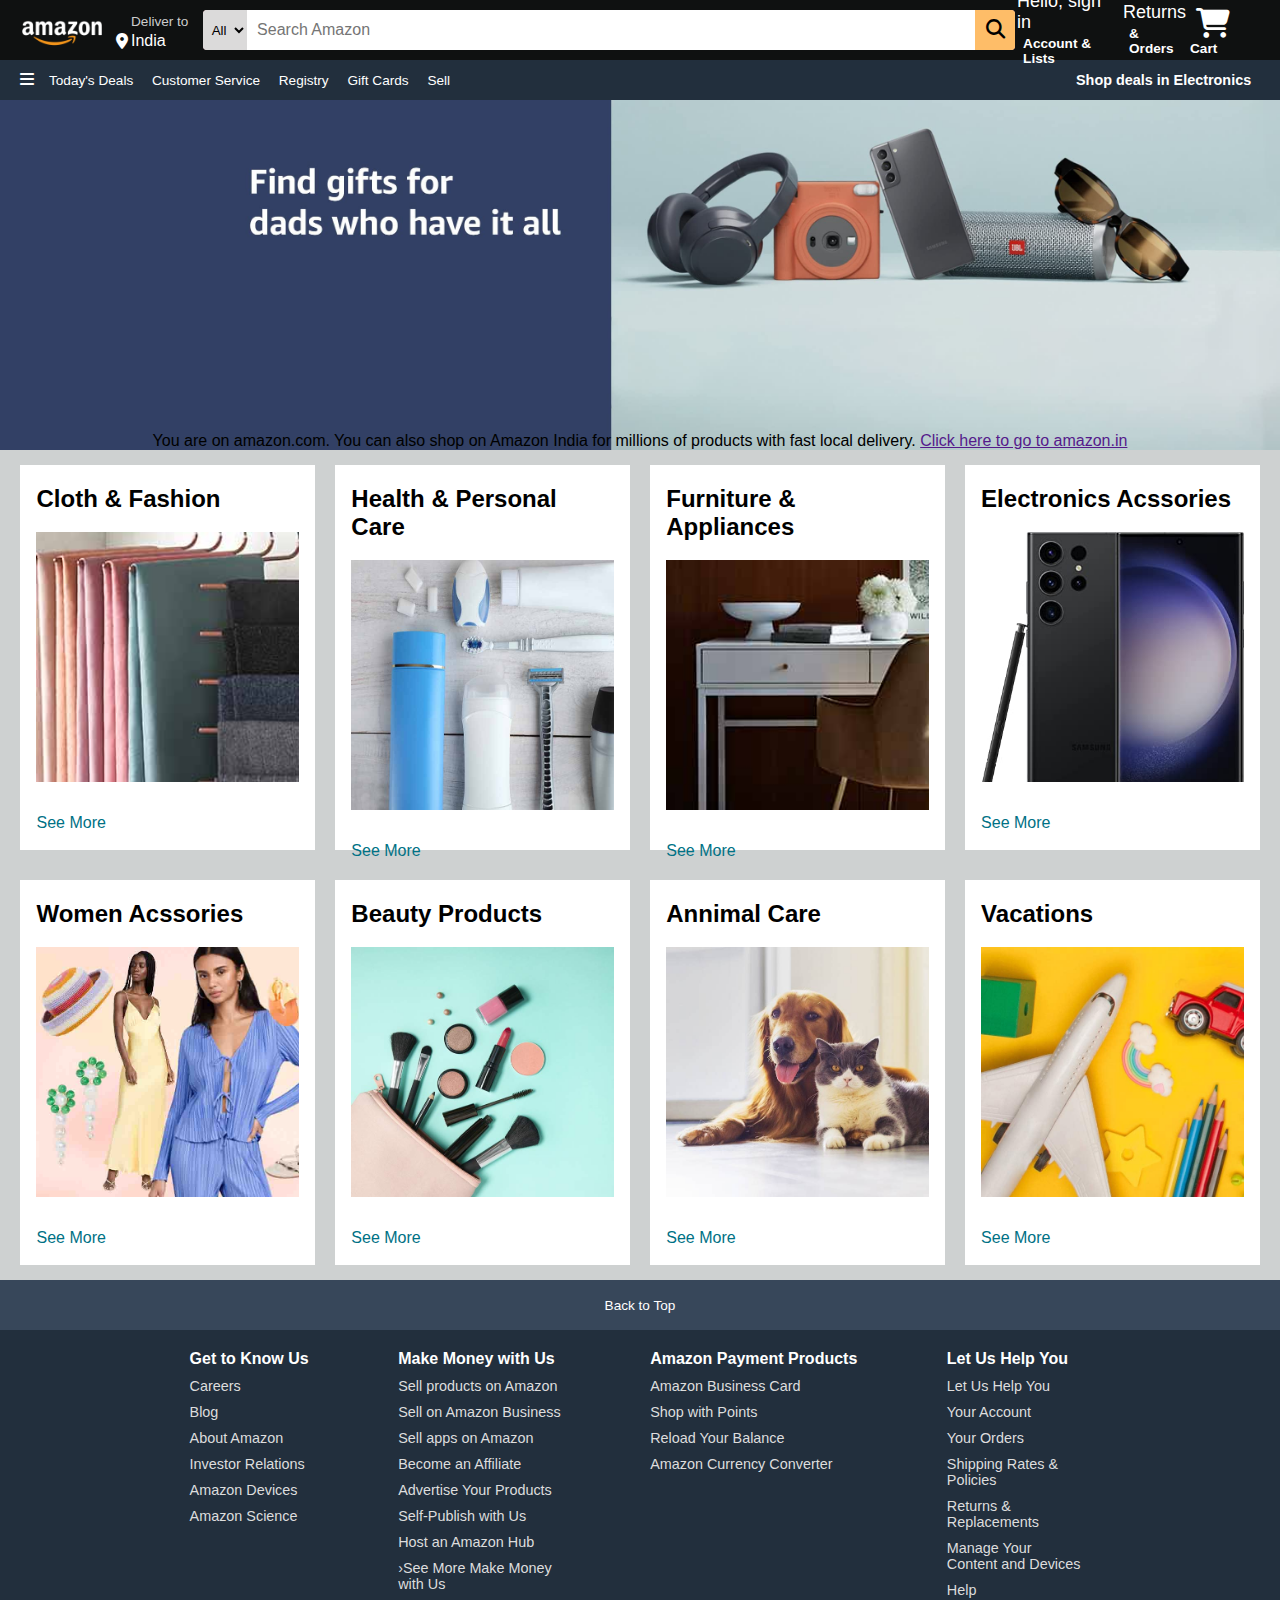
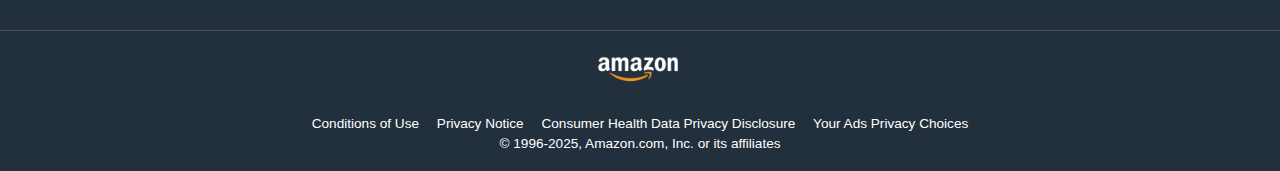
<file: Amazon Website Clone/index.html>
<!DOCTYPE html>
<html lang="en">
  <head>
    <meta charset="UTF-8" />
    <meta name="viewport" content="width=device-width, initial-scale=1.0" />
    <title>Amazon</title>
    <link
      rel="stylesheet"
      href="https://cdnjs.cloudflare.com/ajax/libs/font-awesome/6.7.2/css/all.min.css"
      integrity="sha512-Evv84Mr4kqVGRNSgIGL/F/aIDqQb7xQ2vcrdIwxfjThSH8CSR7PBEakCr51Ck+w+/U6swU2Im1vVX0SVk9ABhg=="
      crossorigin="anonymous"
      referrerpolicy="no-referrer"
    />
    <link rel="stylesheet" href="style.css" />
  </head>

  <body>
    <header id="top">
      <div class="navbar">
        <div class="nav-logo border">
          <div class="logo"></div>
        </div>

        <div class="nav-address border">
          <p class="add-first">Deliver to</p>
          <div class="add-icon">
            <i class="fa-solid fa-location-dot"></i>
            <p class="add-second">India</p>
          </div>
        </div>

        <div class="nav-search">
          <select class="search-select">
            <option value="">All</option>
          </select>
          <input placeholder="Search Amazon" class="search-input" />
          <div class="search-icon">
            <i class="fa-solid fa-magnifying-glass"></i>
          </div>
        </div>

        <div class="nav-return border">
          <p><span>Hello, sign in</span></p>
          <p class="nav-second">Account & Lists</p>
        </div>

        <div class="nav-signin border">
          <p><span>Returns</span></p>
          <p class="nav-second">& Orders</p>
        </div>
        <div class="nav-cart border">
          <i class="fa-solid fa-cart-shopping"></i>
          Cart
        </div>
      </div>

      <div class="panel">
        <div class="panel-all" tabindex="0" aria-label="Open menu">
          <i class="fa-solid fa-bars"></i>
        </div>
        <div class="panel-ops">
          <p>Today's Deals</p>
          <p>Customer Service</p>
          <p>Registry</p>
          <p>Gift Cards</p>
          <p>Sell</p>
        </div>
        <div class="panel-deals">Shop deals in Electronics</div>
      </div>
    </header>

    <div class="hero-section">
      <div class="hero-message">
        <p>
          You are on amazon.com. You can also shop on Amazon India for millions
          of products with fast local delivery.
          <a href="">Click here to go to amazon.in</a>
        </p>
      </div>
    </div>

    <div class="shop-section">
      <div class="box-1 box">
        <div class="box-content">
          <h2>Cloth & Fashion</h2>
          <div
            class="box-img"
            style="background-image: url('image/box1_image.jpg')"
          ></div>
          <p>See More</p>
        </div>
      </div>
      <div class="box-2 box">
        <div class="box-content">
          <h2>Health & Personal Care</h2>
          <div
            class="box-img"
            style="background-image: url('image/box2_image.jpg')"
          ></div>
          <p>See More</p>
        </div>
      </div>
      <div class="box-3 box">
        <div class="box-content">
          <h2>Furniture & Appliances</h2>
          <div
            class="box-img"
            style="background-image: url('image/box3_image.jpg')"
          ></div>
          <p>See More</p>
        </div>
      </div>
      <div class="box-4 box">
        <div class="box-content">
          <h2>Electronics Acssories</h2>
          <div
            class="box-img"
            style="background-image: url('image/box4_image.jpg')"
          ></div>
          <p>See More</p>
        </div>
      </div>
      <div class="box-8 box">
        <div class="box-content">
          <h2>Women Acssories</h2>
          <div
            class="box-img"
            style="background-image: url('image/box8_image.jpg')"
          ></div>
          <p>See More</p>
        </div>
      </div>
      <div class="box-5 box">
        <div class="box-content">
          <h2>Beauty Products</h2>
          <div
            class="box-img"
            style="background-image: url('image/box5_image.jpg')"
          ></div>
          <p>See More</p>
        </div>
      </div>
      <div class="box-6 box">
        <div class="box-content">
          <h2>Annimal Care</h2>
          <div
            class="box-img"
            style="background-image: url('image/box6_image.jpg')"
          ></div>
          <p>See More</p>
        </div>
      </div>
      <div class="box-7 box">
        <div class="box-content">
          <h2>Vacations</h2>
          <div
            class="box-img"
            style="background-image: url('image/box7_image.jpg')"
          ></div>
          <p>See More</p>
        </div>
      </div>
    </div>

    <footer>
      <div class="foot-panel-1">
        <a href="#top">Back to Top</a>
      </div>

      <div class="foot-panel-2">
        <ul>
          <p>Get to Know Us</p>
          <a>Careers</a>
          <a>Blog</a>
          <a>About Amazon</a>
          <a>Investor Relations</a>
          <a>Amazon Devices</a>
          <a>Amazon Science</a>
        </ul>
        <ul>
          <p>Make Money with Us</p>
          <a>Sell products on Amazon</a>
          <a>Sell on Amazon Business</a>
          <a>Sell apps on Amazon</a>
          <a>Become an Affiliate</a>
          <a>Advertise Your Products</a>
          <a>Self-Publish with Us</a>
          <a>Host an Amazon Hub</a>
          <a
            >›See More Make Money <br />
            with Us</a
          >
        </ul>
        <ul>
          <p>Amazon Payment Products</p>
          <a>Amazon Business Card</a>
          <a>Shop with Points</a>
          <a>Reload Your Balance</a>
          <a>Amazon Currency Converter</a>
        </ul>
        <ul>
          <p>Let Us Help You</p>
          <a>Let Us Help You</a>
          <a>Your Account</a>
          <a>Your Orders</a>
          <a>Shipping Rates & <br />Policies</a>
          <a>Returns & <br />Replacements</a>
          <a>Manage Your <br />Content and Devices</a>
          <a>Help</a>
        </ul>
      </div>

      <div class="foot-panel-3">
        <div class="logo"></div>
      </div>

      <div class="foot-panel-4">
        <div class="pages">
          <a>Conditions of Use</a>
          <a>Privacy Notice</a>
          <a>Consumer Health Data Privacy Disclosure</a>
          <a>Your Ads Privacy Choices</a>
        </div>
        <div class="copyright">
          © 1996-2025, Amazon.com, Inc. or its affiliates
        </div>
      </div>
    </footer>
    <script src="script.js"></script>
  </body>
</html>
</file>
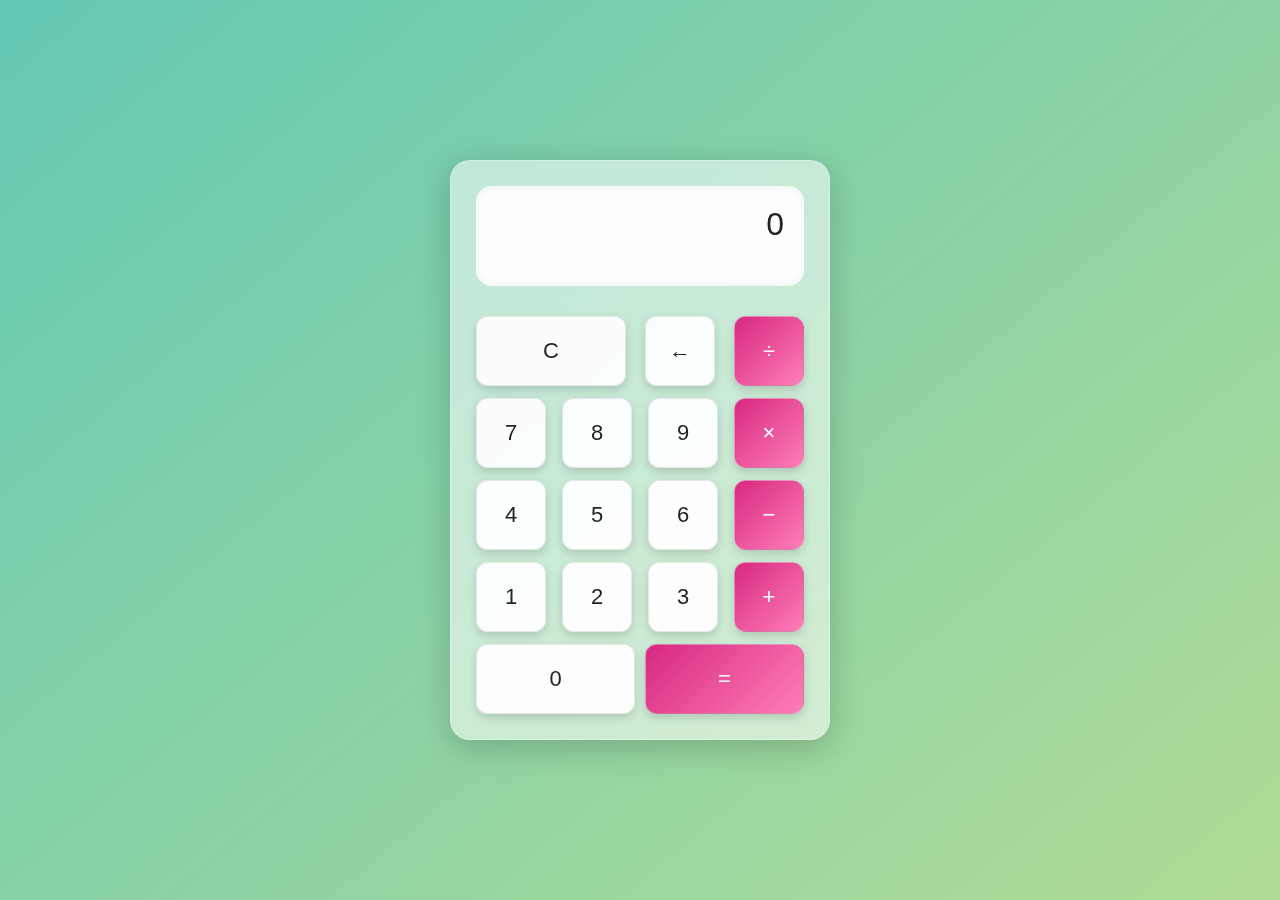
<file: Flash Calculator/index.html>
<!DOCTYPE html>
<html lang="en">
<head>
    <meta charset="UTF-8">
    <meta name="viewport" content="width=device-width, initial-scale=1.0">
    <title>Calculator</title>
    <link rel="stylesheet" href="style.css">
</head>
<body>
    
    <div class="wrapper">
        <section class="screen">
            0
        </section>

        <section class="calc-buttons">
            <div class="calc-button-row">
                <button class="calc-button double">
                    C 
                </button>
                <button class="calc-button">
                    &larr;
                </button>
                <button class="calc-button">
                    &divide;
                </button>
            </div>

            <div class="calc-button-row">
                <button class="calc-button">
                    7
                </button>
                <button class="calc-button">
                    8
                </button>
                <button class="calc-button">
                    9
                </button>
                <button class="calc-button">
                    &times;
                </button>
            </div>

            <div class="calc-button-row">
                <button class="calc-button">
                    4
                </button>
                <button class="calc-button">
                    5
                </button>
                <button class="calc-button">
                    6
                </button>
                <button class="calc-button">
                    &minus;
                </button>
            </div>

            <div class="calc-button-row">
                <button class="calc-button">
                    1
                </button>
                <button class="calc-button">
                    2
                </button>
                <button class="calc-button">
                    3
                </button>
                <button class="calc-button">
                    &plus;
                </button>
            </div>

            <div class="calc-button-row">
                <button class="calc-button triple">
                    0
                </button>
                <button class="calc-button triple">
                    &equals;
                </button>
            </div>
            
        </section>

    </div>



    <script src="script.js"></script>
</body>
</html>
</file>
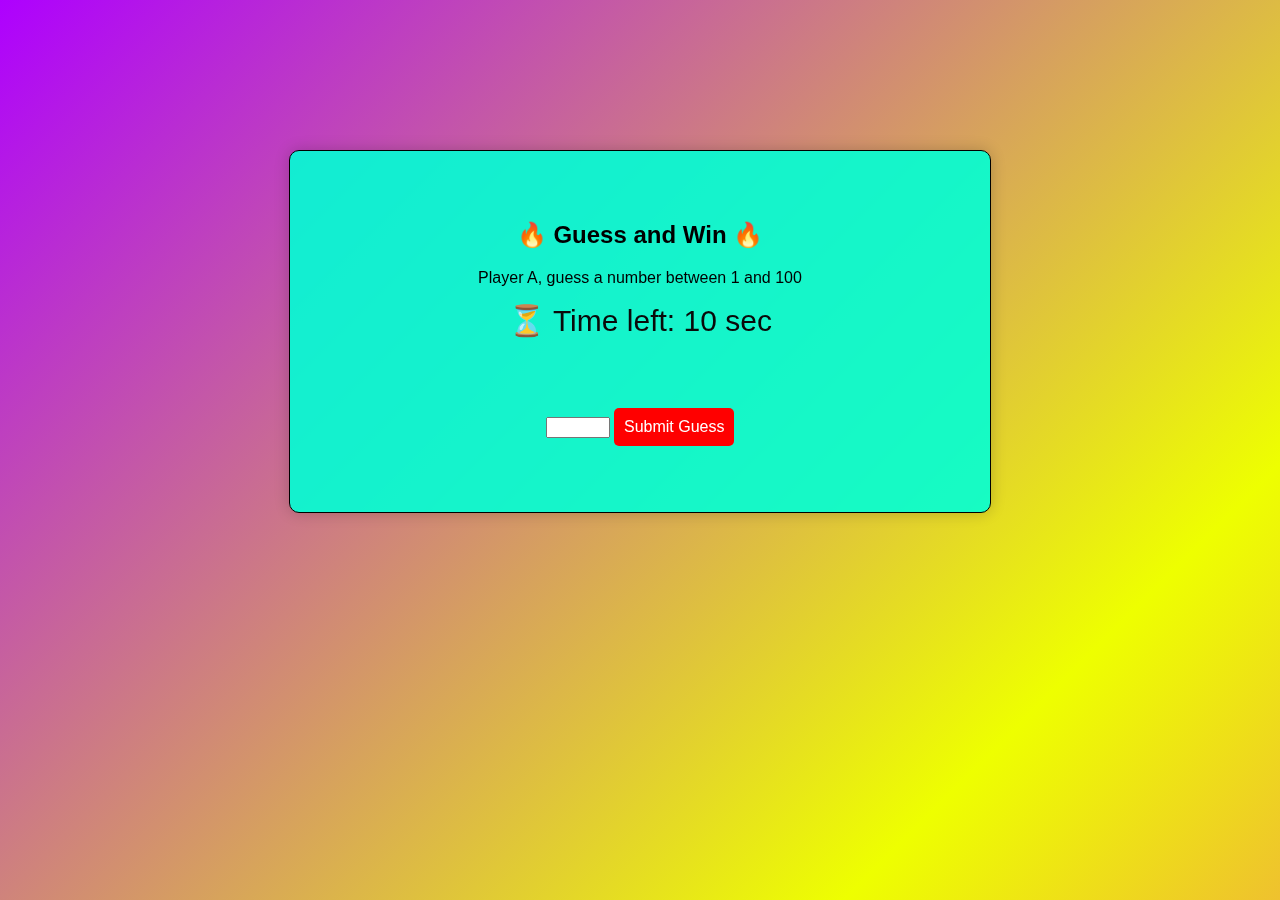
<file: Mind Guess Game/index.html>
<!DOCTYPE html>
<html lang="en">
<head>
    <meta charset="UTF-8">
    <meta name="viewport" content="width=device-width, initial-scale=1.0">
    <title>Guess and Win</title>
    <link rel="stylesheet" href="style.css">
</head>
<body>
    <div class="container">
        <h2>🔥 Guess and Win 🔥</h2>
        <p id="message">Player A, guess a number between 1 and 100</p>
        <p class="timer">⏳ Time left: <span id="timer">10</span> sec</p>
        <input type="number" id="guessInput" min="1" max="100">
        <button onclick="makeGuess()">Submit Guess</button>
        <p id="result"></p>
    </div>
    <script src="script.js"></script>
</body>
</html>
</file>
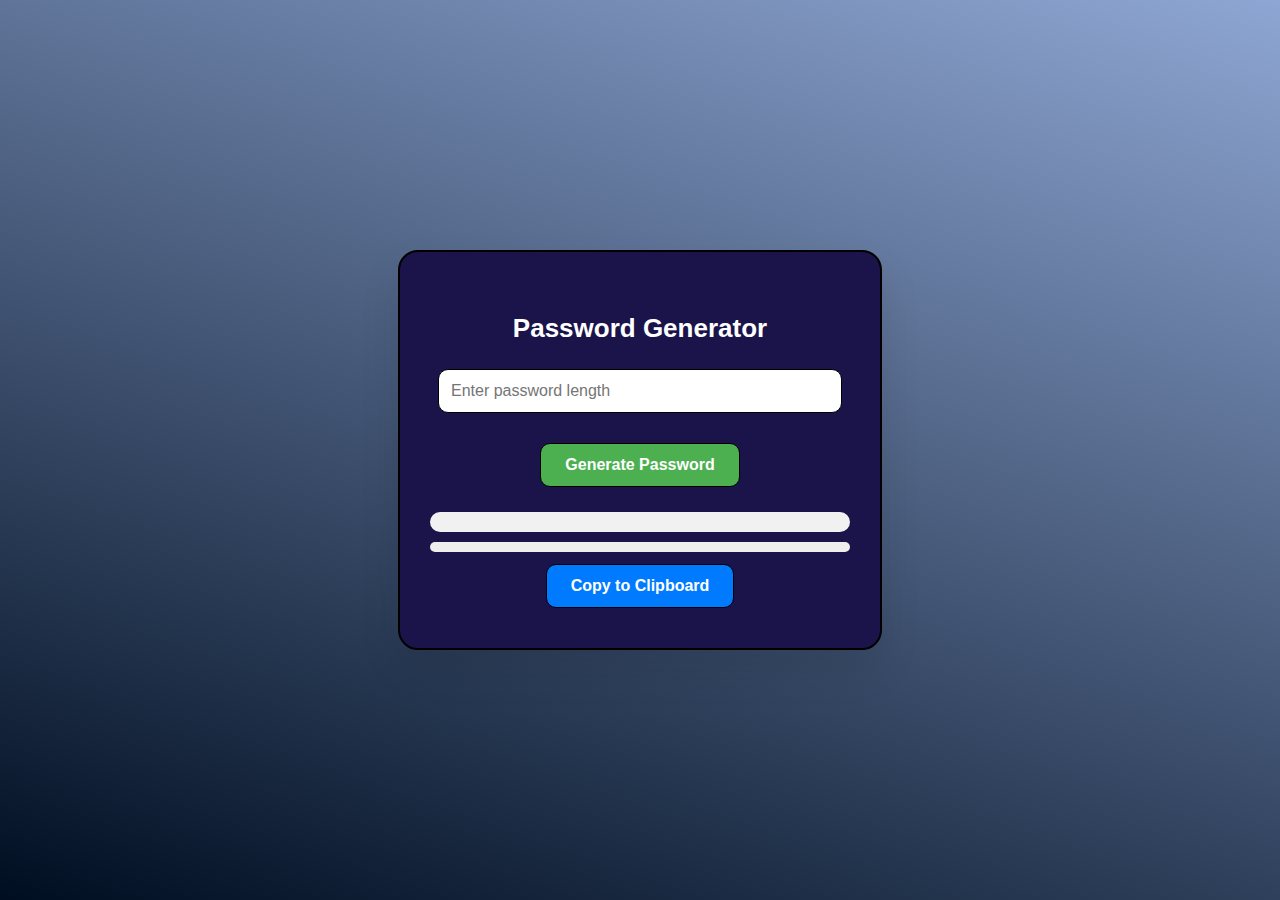
<file: Random Lock/index.html>
<!DOCTYPE html>
<html lang="en">
<head>
    <meta charset="UTF-8">
    <meta name="viewport" content="width=device-width, initial-scale=1.0">
    <title>Password Generator</title>
    <link rel="stylesheet" href="style.css">
</head>
<body>
    <div class="container">
        <h2>Password Generator</h2>
        <input type="number" id="lengthInput" placeholder="Enter password length" min="1" max="100" />
        <br>
        <button onclick="generatePassword()">Generate Password</button>

        <div id="passwordOutput"></div>

        <!-- Strength Indicator Bar -->
        <div id="strengthContainer" style="width: 100%; height: 10px; background-color: #eee; border-radius: 6px; margin-top: 10px;">
            <div id="strengthBar" style="height: 100%; width: 0%; background-color: transparent; border-radius: 6px; transition: width 0.4s ease, background-color 0.4s ease;"></div>
        </div>

        <button class="copy-btn" onclick="copyPassword()">Copy to Clipboard</button>
    </div>

    <script src="script.js"></script>
</body>
</html>
</file>
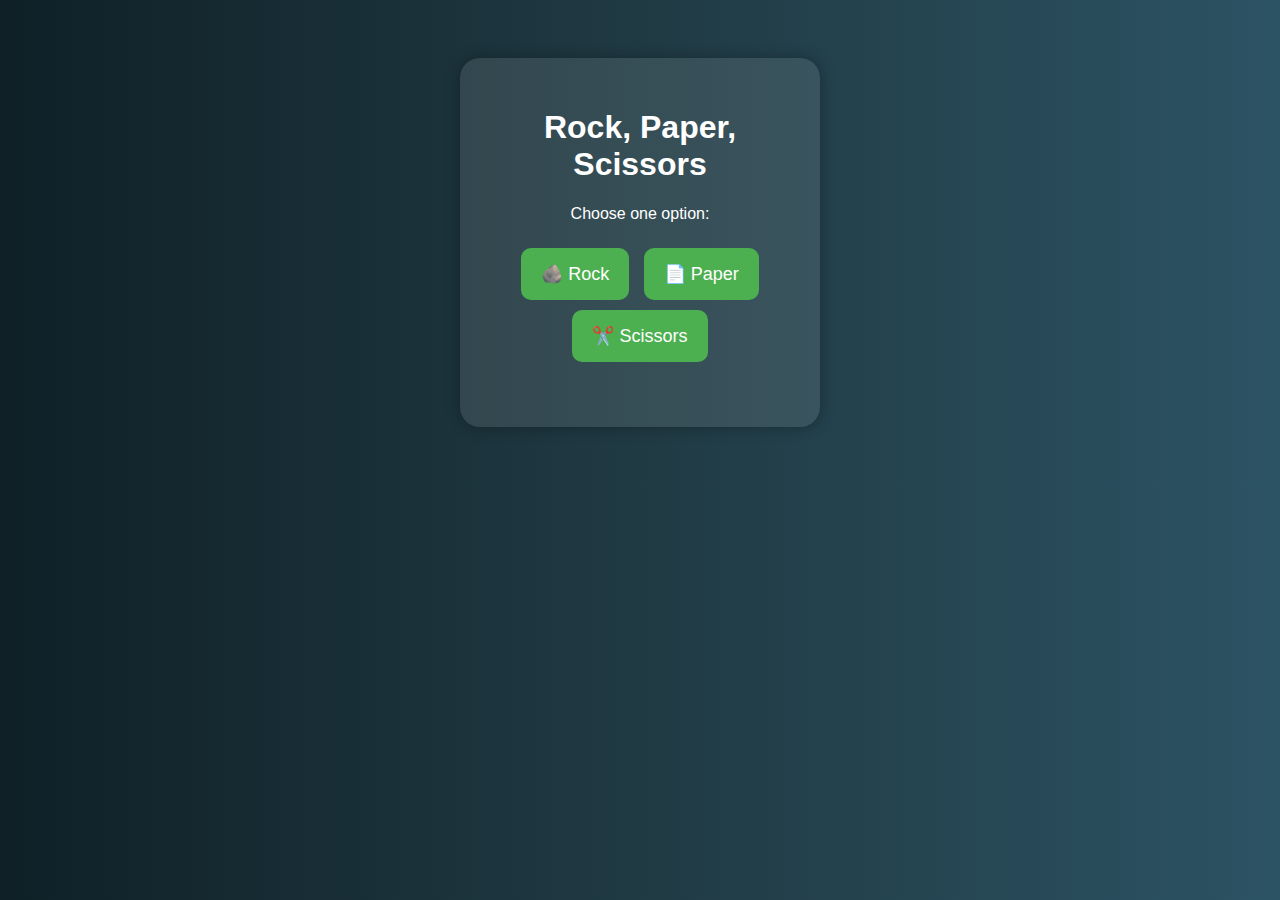
<file: Rock, Paper, Secssior Game/index.html>
<!DOCTYPE html>
<html lang="en">
<head>
    <meta charset="UTF-8">
    <title>Rock Paper Scissors Game</title>
    <link rel="stylesheet" href="style.css">
</head>
    
<body>
    <div class="game-container">
        <h1>Rock, Paper, Scissors</h1>
        <p>Choose one option:</p>
        <div class="choices">
            <button class="choice" onclick="playGame('r')">🪨 Rock</button>
            <button class="choice" onclick="playGame('p')">📄 Paper</button>
            <button class="choice" onclick="playGame('s')">✂️ Scissors</button>
        </div>
        
        <div id="result" class="result"></div>
    </div>

    <script src="script.js"></script>
</body>
</html>
</file>
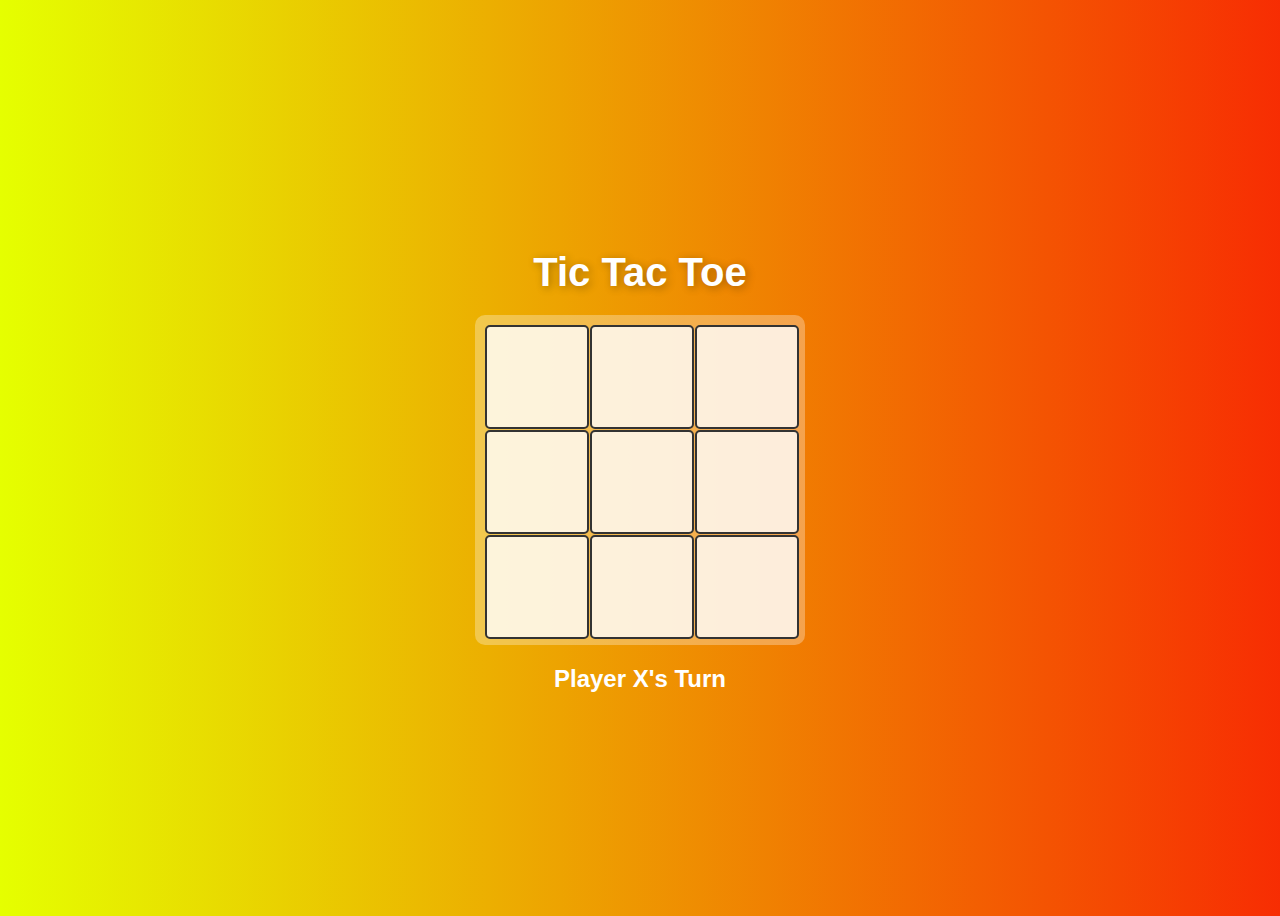
<file: Tic, Tac, Toe Game/index.html>
<!DOCTYPE html>
<html lang="en">
<head>
    <meta charset="UTF-8">
    <meta name="viewport" content="width=device-width, initial-scale=1.0">
    <title>Tic Tac Toe</title>
    <link rel="stylesheet" href="style.css">
</head>
<body>
    <h1>Tic Tac Toe</h1>
    <div class="board">
        <div class="cell" id="cell-0"></div>
        <div class="cell" id="cell-1"></div>
        <div class="cell" id="cell-2"></div>
        <div class="cell" id="cell-3"></div>
        <div class="cell" id="cell-4"></div>
        <div class="cell" id="cell-5"></div>
        <div class="cell" id="cell-6"></div>
        <div class="cell" id="cell-7"></div>
        <div class="cell" id="cell-8"></div>
    </div>
    <div class="status">Player X's Turn</div>
    
    <div class="popup" id="popup">
        <p id="popup-message"></p>
        <button onclick="resetGame()">Restart Game</button>
    </div>
    <script src="script.js"></script>
</body>
</html>
</file>
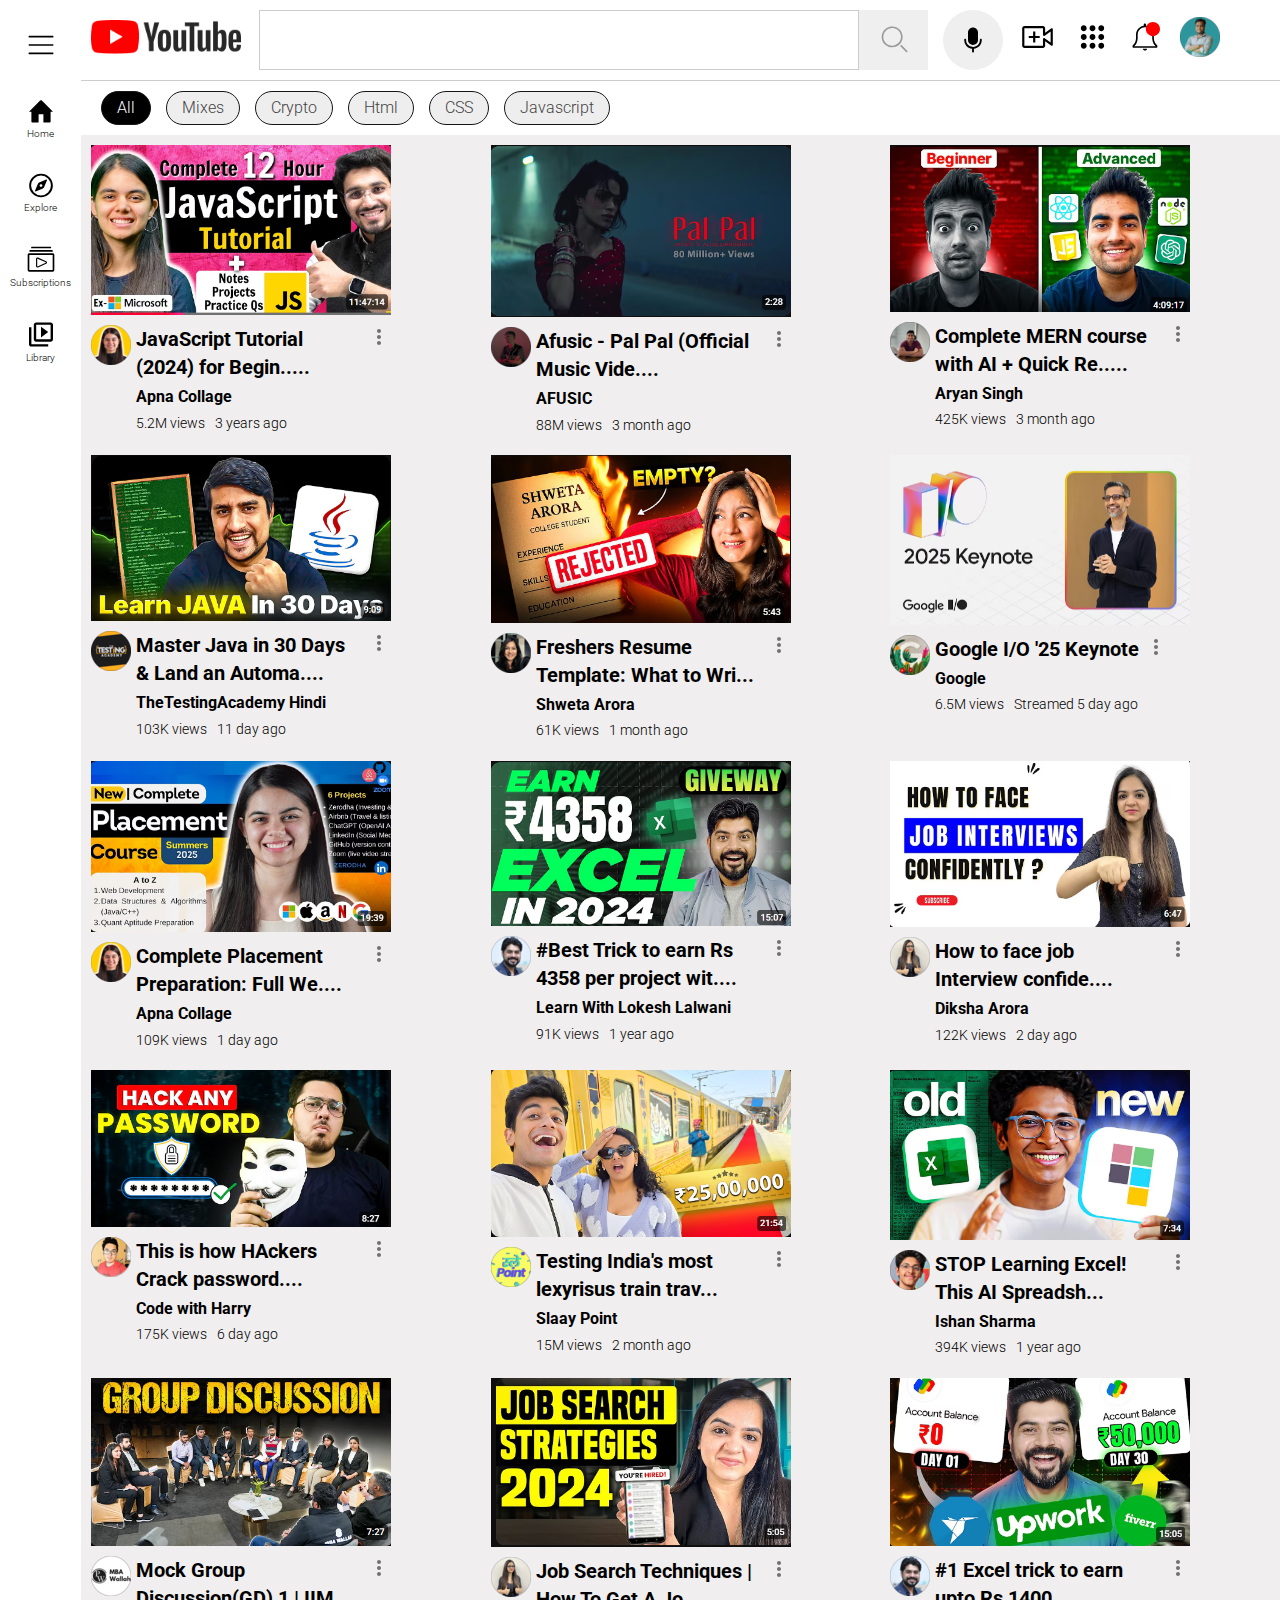
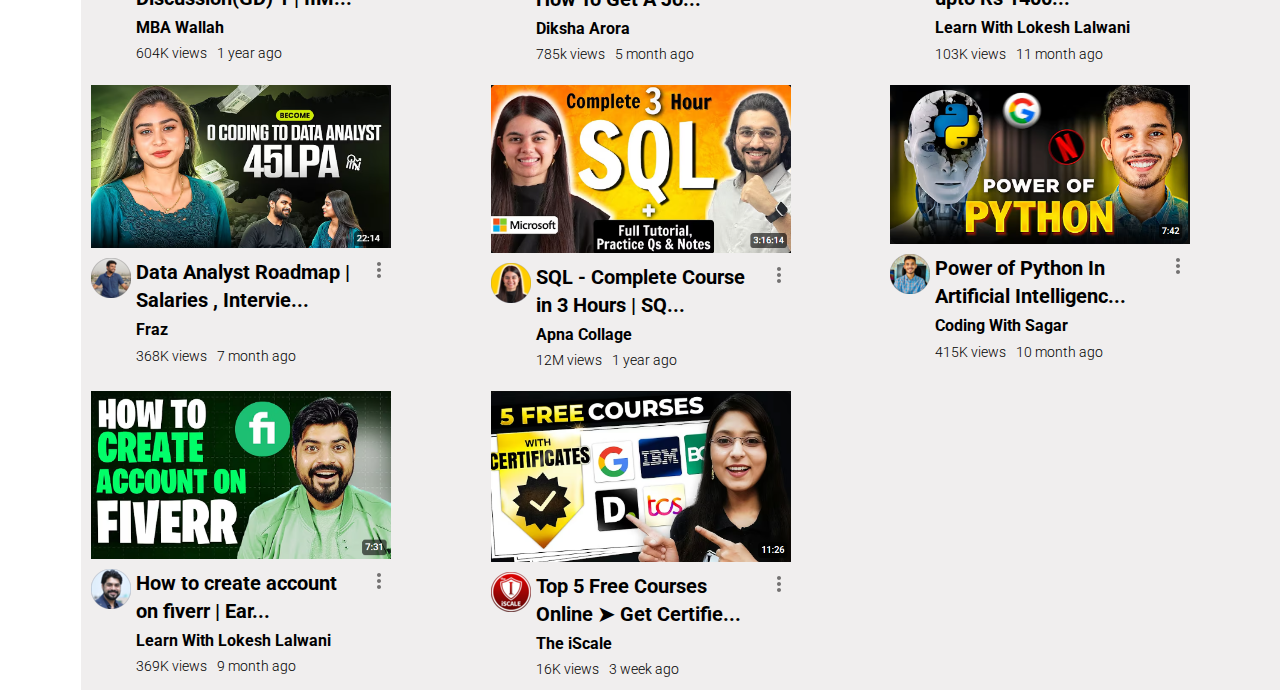
<file: YouTube App Clone/index.html>
<!DOCTYPE html>
<html lang="en">
  <head>
    <meta charset="UTF-8" />
    <meta http-equiv="X-UA-Compatible" content="IE=edge" />
    <meta name="viewport" content="width=device-width, initial-scale=1.0" />
    <title>Youtube Clone</title>
    <link rel="icon" type="image/png" href="assets/images/youtube.png">
    <link rel="stylesheet" href="style.css" />
  </head>
  <body>
    <div class="container">
      <aside>
        <div class="bars">
          <img src="assets/icons/bars.svg" alt="bars" />
        </div>

        <div class="side-icons">
          <i>
            <img src="assets/icons/home.svg" alt="home" />
          </i>
          <p>Home</p>
        </div>
        <div class="side-icons">
          <i>
            <img src="assets/icons/compass.svg" alt="explore" />
          </i>
          <p>Explore</p>
        </div>
        <div class="side-icons">
          <i>
            <img src="assets/icons/video-gallary.svg" alt="gallary" />
          </i>
          <p>Subscriptions</p>
        </div>
        <div class="side-icons">
          <i>
            <img src="assets/icons/video-library.svg" alt="library" />
          </i>
          <p>Library</p>
        </div>
      </aside>
      <div class="main-container">
        <header>
          <nav>
            <div class="logo">
              <img src="assets/images/youtube-logo.png" alt="Youtube Logo" />
            </div>
            <div class="center-nav">
              <div class="search">
                <input type="text" />
                <button>
                  <img src="assets/icons/search.svg" alt="search" />
                </button>
              </div>
              <div class="mic">
                <img src="icons/mic.svg" alt="mic" />
              </div>
            </div>
            <div class="side-nav">
              <i>
                <img src="icons/video-add.svg" alt="video add" />
              </i>
              <i>
                <img src="icons/dot-grid.svg" alt="grid" />
              </i>
              <i>
                <img src="icons/bell.svg" alt="bell" />
              </i>
              <i>
                <img src="images/myavatar.png" alt="avatar" />
              </i>
            </div>
          </nav>
          <div class="tags">
            <div class="tag dark">All</div>
            <div class="tag light">Mixes</div>
            <div class="tag light">Crypto</div>
            <div class="tag light">Html</div>
            <div class="tag light">CSS</div>
            <div class="tag light">Javascript</div>
          </div>
        </header>
        <main>
          <div class="card-container">
            <div class="card">
              <img src="images/thumbnail.png" alt="thumbnail" />
              <div class="avatar-content">
                <div class="avatar">
                  <img src="images/avatar.png" alt="avatar" />
                </div>

                <div class="content">
                  <h3>JavaScript Tutorial (2024) for Begin.....</h3>
                  <p class="channel-name">Apna Collage</p>
                  <div class="content-status">
                    <p>5.2M views</p>
                    <p>3 years ago</p>
                  </div>
                </div>
                <div class="dots">
                  <img src="icons/dots.svg" alt="dots" />
                </div>
              </div>
            </div>
            <div class="card">
              <img src="images/thumbnail2.png" alt="thumbnail" />
              <div class="avatar-content">
                <div class="avatar">
                  <img src="images/avatar2.png" alt="avatar" />
                </div>

                <div class="content">
                  <h3>Afusic - Pal Pal (Official Music Vide....</h3>
                  <p class="channel-name">AFUSIC</p>
                  <div class="content-status">
                    <p>88M views</p>
                    <p>3 month ago</p>
                  </div>
                </div>
                <div class="dots">
                  <img src="icons/dots.svg" alt="dots" />
                </div>
              </div>
            </div>
            <div class="card">
              <img src="images/thumbnail3.png" alt="thumbnail" />
              <div class="avatar-content">
                <div class="avatar">
                  <img src="images/avatar3.png" alt="avatar" />
                </div>

                <div class="content">
                  <h3>Complete MERN course with AI + Quick Re.....</h3>
                  <p class="channel-name">Aryan Singh</p>
                  <div class="content-status">
                    <p>425K views</p>
                    <p>3 month ago</p>
                  </div>
                </div>
                <div class="dots">
                  <img src="icons/dots.svg" alt="dots" />
                </div>
              </div>
            </div>
            <div class="card">
              <img src="images/thumbnail4.png" alt="thumbnail" />
              <div class="avatar-content">
                <div class="avatar">
                  <img src="images/avatar4.png" alt="avatar" />
                </div>

                <div class="content">
                  <h3>Master Java in 30 Days & Land an Automa....</h3>
                  <p class="channel-name">TheTestingAcademy Hindi</p>
                  <div class="content-status">
                    <p>103K views</p>
                    <p>11 day ago</p>
                  </div>
                </div>
                <div class="dots">
                  <img src="icons/dots.svg" alt="dots" />
                </div>
              </div>
            </div>
            <div class="card">
              <img src="images/thumbnail5.png" alt="thumbnail" />
              <div class="avatar-content">
                <div class="avatar">
                  <img src="images/avatar5.png" alt="avatar" />
                </div>

                <div class="content">
                  <h3>Freshers Resume Template: What to Wri...</h3>
                  <p class="channel-name">Shweta Arora</p>
                  <div class="content-status">
                    <p>61K views</p>
                    <p>1 month ago</p>
                  </div>
                </div>
                <div class="dots">
                  <img src="icons/dots.svg" alt="dots" />
                </div>
              </div>
            </div>
            <div class="card">
              <img src="images/thumbnail6.png" alt="thumbnail" />
              <div class="avatar-content">
                <div class="avatar">
                  <img src="images/avatar6.png" alt="avatar" />
                </div>

                <div class="content">
                  <h3>Google I/O '25 Keynote</h3>
                  <p class="channel-name">Google</p>
                  <div class="content-status">
                    <p>6.5M views</p>
                    <p>Streamed 5 day ago</p>
                  </div>
                </div>
                <div class="dots">
                  <img src="icons/dots.svg" alt="dots" />
                </div>
              </div>
            </div>
            <div class="card">
              <img src="images/thumbnail7.png" alt="thumbnail" />
              <div class="avatar-content">
                <div class="avatar">
                  <img src="images/avatar.png" alt="avatar" />
                </div>

                <div class="content">
                  <h3>Complete Placement Preparation: Full We....</h3>
                  <p class="channel-name">Apna Collage</p>
                  <div class="content-status">
                    <p>109K views</p>
                    <p>1 day ago</p>
                  </div>
                </div>
                <div class="dots">
                  <img src="icons/dots.svg" alt="dots" />
                </div>
              </div>
            </div>
            <div class="card">
              <img src="images/thumbnail8.png" alt="thumbnail" />
              <div class="avatar-content">
                <div class="avatar">
                  <img src="images/avatar8.png" alt="avatar" />
                </div>

                <div class="content">
                  <h3>#Best Trick to earn Rs 4358 per project wit....</h3>
                  <p class="channel-name">Learn With Lokesh Lalwani</p>
                  <div class="content-status">
                    <p>91K views</p>
                    <p>1 year ago</p>
                  </div>
                </div>
                <div class="dots">
                  <img src="icons/dots.svg" alt="dots" />
                </div>
              </div>
            </div>
            <div class="card">
              <img src="images/thumbnail9.png" alt="thumbnail" />
              <div class="avatar-content">
                <div class="avatar">
                  <img src="images/avatar9.png" alt="avatar" />
                </div>

                <div class="content">
                  <h3>How to face job Interview confide....</h3>
                  <p class="channel-name">Diksha Arora</p>
                  <div class="content-status">
                    <p>122K views</p>
                    <p>2 day ago</p>
                  </div>
                </div>
                <div class="dots">
                  <img src="icons/dots.svg" alt="dots" />
                </div>
              </div>
            </div>
            <div class="card">
              <img src="images/thumbnail10.png" alt="thumbnail" />
              <div class="avatar-content">
                <div class="avatar">
                  <img src="images/avatar10.png" alt="avatar" />
                </div>

                <div class="content">
                  <h3>This is how HAckers Crack password....</h3>
                  <p class="channel-name">Code with Harry</p>
                  <div class="content-status">
                    <p>175K views</p>
                    <p>6 day ago</p>
                  </div>
                </div>
                <div class="dots">
                  <img src="icons/dots.svg" alt="dots" />
                </div>
              </div>
            </div>
            <div class="card">
              <img src="images/thumbnail11.png" alt="thumbnail" />
              <div class="avatar-content">
                <div class="avatar">
                  <img src="images/avatar11.png" alt="avatar" />
                </div>

                <div class="content">
                  <h3>Testing India's most lexyrisus train trav...</h3>
                  <p class="channel-name">Slaay Point</p>
                  <div class="content-status">
                    <p>15M views</p>
                    <p>2 month ago</p>
                  </div>
                </div>
                <div class="dots">
                  <img src="icons/dots.svg" alt="dots" />
                </div>
              </div>
            </div>
            <div class="card">
              <img src="images/thumbnail12.png" alt="thumbnail" />
              <div class="avatar-content">
                <div class="avatar">
                  <img src="images/avatar12.png" alt="avatar" />
                </div>

                <div class="content">
                  <h3>STOP Learning Excel! This AI Spreadsh...</h3>
                  <p class="channel-name">Ishan Sharma</p>
                  <div class="content-status">
                    <p>394K views</p>
                    <p>1 year ago</p>
                  </div>
                </div>
                <div class="dots">
                  <img src="icons/dots.svg" alt="dots" />
                </div>
              </div>
            </div>
            <div class="card">
              <img src="images/thumbnail13.png" alt="thumbnail" />
              <div class="avatar-content">
                <div class="avatar">
                  <img src="images/avatar13.png" alt="avatar" />
                </div>

                <div class="content">
                  <h3>Mock Group Discussion(GD) 1 | IIM...</h3>
                  <p class="channel-name">MBA Wallah</p>
                  <div class="content-status">
                    <p>604K views</p>
                    <p>1 year ago</p>
                  </div>
                </div>
                <div class="dots">
                  <img src="icons/dots.svg" alt="dots" />
                </div>
              </div>
            </div>
            <div class="card">
              <img src="images/thumbnail14.png" alt="thumbnail" />
              <div class="avatar-content">
                <div class="avatar">
                  <img src="images/avatar9.png" alt="avatar" />
                </div>

                <div class="content">
                  <h3>Job Search Techniques | How To Get A Jo...</h3>
                  <p class="channel-name">Diksha Arora</p>
                  <div class="content-status">
                    <p>785k views</p>
                    <p>5 month ago</p>
                  </div>
                </div>
                <div class="dots">
                  <img src="icons/dots.svg" alt="dots" />
                </div>
              </div>
            </div>
            <div class="card">
              <img src="images/thumbnail15.png" alt="thumbnail" />
              <div class="avatar-content">
                <div class="avatar">
                  <img src="images/avatar8.png" alt="avatar" />
                </div>

                <div class="content">
                  <h3>#1 Excel trick to earn upto Rs 1400...</h3>
                  <p class="channel-name">Learn With Lokesh Lalwani</p>
                  <div class="content-status">
                    <p>103K views</p>
                    <p>11 month ago</p>
                  </div>
                </div>
                <div class="dots">
                  <img src="icons/dots.svg" alt="dots" />
                </div>
              </div>
            </div>
            <div class="card">
              <img src="images/thumbnail16.png" alt="thumbnail" />
              <div class="avatar-content">
                <div class="avatar">
                  <img src="images/avatar16.png" alt="avatar" />
                </div>

                <div class="content">
                  <h3>Data Analyst Roadmap | Salaries , Intervie...</h3>
                  <p class="channel-name">Fraz</p>
                  <div class="content-status">
                    <p>368K views</p>
                    <p>7 month ago</p>
                  </div>
                </div>
                <div class="dots">
                  <img src="icons/dots.svg" alt="dots" />
                </div>
              </div>
            </div>
            <div class="card">
              <img src="images/thumbnail17.png" alt="thumbnail" />
              <div class="avatar-content">
                <div class="avatar">
                  <img src="images/avatar.png" alt="avatar" />
                </div>

                <div class="content">
                  <h3>SQL - Complete Course in 3 Hours | SQ...</h3>
                  <p class="channel-name">Apna Collage</p>
                  <div class="content-status">
                    <p>12M views</p>
                    <p>1 year ago</p>
                  </div>
                </div>
                <div class="dots">
                  <img src="icons/dots.svg" alt="dots" />
                </div>
              </div>
            </div>
            <div class="card">
              <img src="images/thumbnail18.png" alt="thumbnail" />
              <div class="avatar-content">
                <div class="avatar">
                  <img src="images/avatar18.png" alt="avatar" />
                </div>

                <div class="content">
                  <h3>Power of Python In Artificial Intelligenc...</h3>
                  <p class="channel-name">Coding With Sagar</p>
                  <div class="content-status">
                    <p>415K views</p>
                    <p>10 month ago</p>
                  </div>
                </div>
                <div class="dots">
                  <img src="icons/dots.svg" alt="dots" />
                </div>
              </div>
            </div>
            <div class="card">
              <img src="images/thumbnail19.png" alt="thumbnail" />
              <div class="avatar-content">
                <div class="avatar">
                  <img src="images/avatar8.png" alt="avatar" />
                </div>

                <div class="content">
                  <h3>How to create account on fiverr | Ear...</h3>
                  <p class="channel-name">Learn With Lokesh Lalwani</p>
                  <div class="content-status">
                    <p>369K views</p>
                    <p>9 month ago</p>
                  </div>
                </div>
                <div class="dots">
                  <img src="icons/dots.svg" alt="dots" />
                </div>
              </div>
            </div>
            <div class="card">
              <img src="images/thumbnail20.png" alt="thumbnail" />
              <div class="avatar-content">
                <div class="avatar">
                  <img src="images/avatar20.png" alt="avatar" />
                </div>

                <div class="content">
                  <h3>Top 5 Free Courses Online ➤ Get Certifie...</h3>
                  <p class="channel-name">The iScale</p>
                  <div class="content-status">
                    <p>16K views</p>
                    <p>3 week ago</p>
                  </div>
                </div>
                <div class="dots">
                  <img src="icons/dots.svg" alt="dots" />
                </div>
              </div>
            </div>
          </div>
        </main>
      </div>
    </div>
  </body>
</html>
</file>
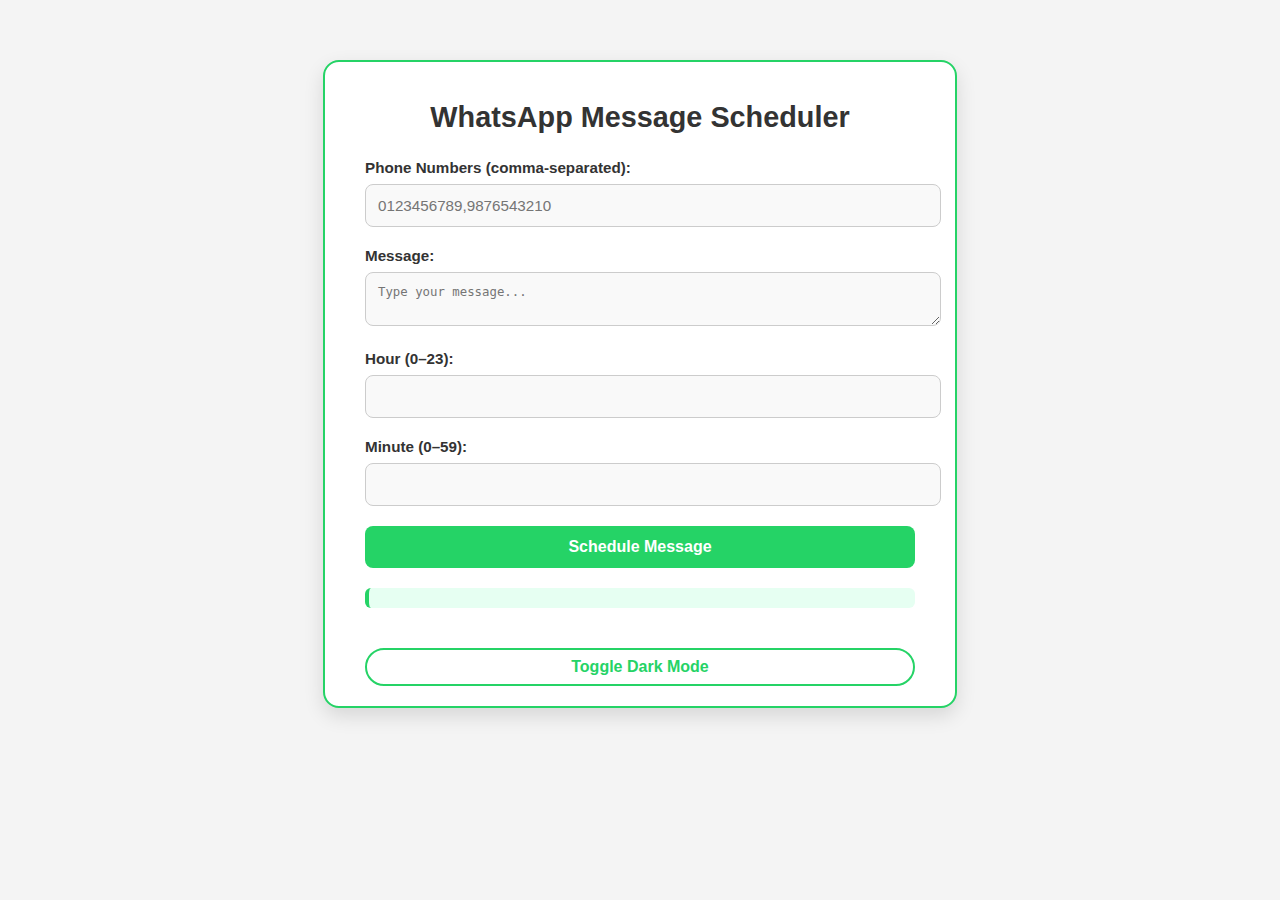
<file: WhatsApp Massage Generator/frontend/index.html>
<!-- frontend/index.html -->
<!DOCTYPE html>
<html lang="en">
<head>
  <meta charset="UTF-8" />
  <meta name="viewport" content="width=device-width, initial-scale=1.0"/>
  <title>WhatsApp Scheduler</title>
  <link rel="stylesheet" href="style.css" />
</head>

<body>
  <div class="container">
    <h1>WhatsApp Message Scheduler</h1>
    <form id="whatsappForm">
      <label for="numbers">Phone Numbers (comma-separated):</label>
      <input type="text" id="numbers" placeholder="0123456789,9876543210" required />

      <label for="message">Message:</label>
      <textarea id="message" placeholder="Type your message..." required></textarea>

      <label for="hour">Hour (0–23):</label>
      <input type="number" id="hour" min="0" max="23" required />

      <label for="minute">Minute (0–59):</label>
      <input type="number" id="minute" min="0" max="59" required />

      <button type="submit">Schedule Message</button>
    </form>
    <div id="output"></div>

    <div class="toggle-dark-mode">
      <button onclick="document.body.classList.toggle('dark-mode')">
        Toggle Dark Mode
      </button>
    </div>
  </div>
  <script src="script.js"></script>
</body>
</html>
</file>
<file: Amazon Website Clone/style.css>
* {
    margin: 0;
    font-family: Arial;
    border: border-box;
}

.navbar {
    height: 60px;
    background-color: #0f1111;
    color: white;
    display: flex;
    align-items: center;
    justify-content: space-between;
    padding-right: 20px;
    padding-left: 10px;
}

.nav-logo {
    height: 50px;
    width: 100px;
}

.logo {
    background-image: url("image/amazon_logo.png");
    background-size: cover;
    height: 50px;
    width: 100%;
    margin-right: 5px;
}

.border {
    border: 2px solid transparent;

}

.border:hover {
    border: 1.4px solid white;
}


/* box2 */
.add-first {
    width: 70px;
    color: #cccccc;
    font-size: 0.85rem;
    margin: 3px 0px 3px 15px;
}

.add-second {
    font-size: 1rem;
    margin-left: 3px;
}

.add-icon {
    display: flex;
    align-items: center;
}


/* box-3 */
.nav-search {
    display: flex;
    justify-content: space-evenly;
    background-color: pink;
    width: 920px;
    height: 40px;
    border-radius: 4px;
}

.search-select {
    background-color: #dbdada;
    width: 50px;
    text-align: center;
    border-top-left-radius: 4px;
    border-bottom-left-radius: 4px;
    border: none;
}

.search-input {
    width: 100%;
    font-size: 1rem;
    border: none;
    color: white;
    padding-left: 10px;
}

.search-icon {
    width: 45px;
    display: flex;
    justify-content: center;
    align-items: center;
    font-size: 1.2rem;
    background-color: #febd68;
    color: black;
    border-top-right-radius: 4px;
    border-bottom-right-radius: 4px;
}

.nav-search:hover {
    border: 2px solid orange;
}

/* box-4/5 */
span {
    font-size: large;
}

.nav-second {
    font-size: 0.85rem;
    font-weight: 700;
    margin: 3px 6px 3px 6px;
}

/* box-6 */
.nav-cart i {
    font-size: 30px;
    margin: 3px 6px 3px 6px;
}

.nav-cart {
    font-size: 0.85rem;
    font-weight: 700;
}

/* panel section */
.panel {
    height: 40px;
    background-color: #222f3d;
    display: flex;
    color: white;
    align-items: center;
    justify-content: flex-start;
    padding-left: 20px;
}

.panel-ops p {
    display: inline;
    margin-left: 15px;
}

.panel-ops {
    width: 70%;
    font-size: 0.85rem;
}

.panel-deals {
    font-size: 0.9rem;
    font-weight: 700;
    margin-left: 160px;
}

/* hero-section */
.hero-section {
    background-image: url("image/hero_image.jpg");
    height: 350px;
    background-size: cover;
    display: flex;
    justify-content: center;
    align-items: flex-end;
}

.hero-massage {
    background-color: white;
    color: black;
    height: 40px;
    display: flex;
    justify-content: center;
    align-items: center;
    font-size: 0.85rem;
    width: 97%;
    margin-bottom: 25px;
}

.hero-massage a {
    color: #007185;
    text-decoration: none;
}

/* shop-section */
.shop-section {
    display: flex;
    flex-wrap: wrap;
    justify-content: space-evenly;
    background-color: #ced1d1;
}

.box {
    height: 350px;
    /* border: 1px solid; */
    width: 23%;
    background-color: white;
    padding: 20px 0px 15px;
    margin-top: 15px;
    margin-bottom: 15px;
}

.box-img {
    height: 250px;
    background-size: cover;
    margin-top: 1.2rem;
    margin-bottom: 2rem;
}

.box-content {
    margin-left: 1rem;
    margin-right: 1rem;
}

.box-content p {
    color: #007185;
}

/* footer */
footet {
    margin-top: 15px;
}

.foot-panel-1 {
    background-color: #37475a;
    height: 50px;
    display: flex;
    justify-content: center;
    align-items: center;
    font-size: 0.85rem;
}

.foot-panel-1 a {
    text-decoration: none;
    color: white;
}

.foot-panel-2 {
    background-color: #222f3d;
    color: white;
    height: 300px;
    display: flex;
    justify-content: space-evenly;
    padding-left: 100px;
    padding-right: 150px;
}

ul {
    margin-top: 20px;
}

ul p {
    font-weight: 700;
    font-size: 1rem;
}

ul a {
    display: block;
    font-size: .90rem;
    margin-top: 10px;
    color: #dddddd;
}

.foot-panel-3 {
    background-color: #222f3d;
    color: white;
    border-top: 0.1px solid rgb(81, 79, 79);
    height: 70px;
    display: flex;
    justify-content: center;
    align-items: center;
}

.logo {
    background-image: url("image/amazon_logo.png");
    background-size: cover;
    height: 50px;
    width: 100px;
}

.foot-panel-4 {
    background-color: #222f3d;
    color: white;
    height: 70px;
    font-size: 0.85rem;
    text-align: center;
}

.pages {
    
    padding-top: 15px;
}

.pages a {
    padding: 7px;
}

.copyright {
    padding-top: 5px;
}
</file>
<file: Flash Calculator/style.css>
html {
    box-sizing: border-box;
    height: 100%;
    scroll-behavior: smooth;
}

*,
*::before,
*::after {
    box-sizing: inherit;
    margin: 0;
    padding: 0;
}

body {
    display: flex;
    justify-content: center;
    align-items: center;
    height: 100%;
    font-family: 'Dosis', sans-serif;
    font-display: swap;
    background: linear-gradient(320deg, #eb92be, #ffef78, #63c9b4);
    background-size: 400% 400%;
    animation: gradientShift 15s ease infinite;
}

/* @keyframes gradientShift {
    0% { background-position: 0% 50%; }
    50% { background-position: 100% 50%; }
    100% { background-position: 0% 50%; }
} */

.wrapper {
    backdrop-filter: blur(6px);
    -webkit-backdrop-filter: blur(6px);
    background: rgba(255, 255, 255, 0.541);
    border-radius: 20px;
    box-shadow: 0 8px 32px rgba(0, 0, 0, 0.2);
    border: 1px solid rgba(255, 255, 255, 0.3);
    padding: 25px;
    width: 380px;
    height: 580px;
    display: flex;
    flex-direction: column;
    justify-content: space-between;
}

.screen {
    background: rgba(255, 255, 255, 0.85);
    backdrop-filter: blur(8px);
    -webkit-backdrop-filter: blur(8px);
    border-radius: 16px;
    padding: 20px;
    font-size: 32px;
    color: #232323;
    text-align: right;
    box-shadow: inset 0 0 10px rgba(0, 0, 0, 0.05);
    overflow-x: auto;
    white-space: nowrap;
    height: 100px;
}

.calc-button-row {
    display: flex;
    justify-content: space-between;
    margin-top: 12px;
    gap: 10px;
}

.calc-button {
    width: 70px;
    height: 70px;
    background: rgba(255, 255, 255, 0.8);
    backdrop-filter: blur(6px);
    -webkit-backdrop-filter: blur(6px);
    border: 1px solid rgba(200, 200, 200, 0.4);
    border-radius: 12px;
    font-size: 22px;
    font-family: inherit;
    color: #232323;
    cursor: pointer;
    box-shadow: 0 4px 10px rgba(0, 0, 0, 0.15);
    transition: all 0.3s ease;
    display: flex;
    align-items: center;
    justify-content: center;
}

.calc-button:hover {
    background: rgba(255, 255, 255, 0.95);
    transform: translateY(-2px);
}

.calc-button:active {
    background: #ffef78;
    transform: scale(0.98);
}

.calc-button:last-child {
    background: linear-gradient(135deg, #d72880, #ff7eb9);
    color: #fff;
}

.calc-button:last-child:hover {
    background: linear-gradient(135deg, #ff7eb9, #d72880);
}

.double {
    width: 150px; /* Two buttons width + gap */
}

.triple {
    width: 230px; /* Three buttons width + double gap */
}
</file>
<file: Random Lock/style.css>
body {
    background: linear-gradient(199deg, #8ea6d3, #000e21);
    font-family: "Segoe UI", Tahoma, Geneva, Verdana, sans-serif;
    display: flex;
    justify-content: center;
    align-items: center;
    height: 100vh;
    margin: 0;
}

.container {
    background: #1a144a;
    padding: 40px 30px;
    border: 2px solid black;
    border-radius: 20px;
    box-shadow: 0 20px 40px rgba(0, 0, 0, 0.1);
    text-align: center;
    max-width: 420px;
    width: 100%;
    animation: fadeIn 0.7s ease-in-out;
    transition: transform 0.3s ease;
}

.container:hover {
    transform: scale(1.01);
}

@keyframes fadeIn {
    from { opacity: 0; transform: translateY(-20px); }
    to { opacity: 1; transform: translateY(0); }
}

h2 {
    margin-bottom: 25px;
    color: #ffffff;
    font-size: 26px;
}

input[type="number"] {
    padding: 12px;
    width: 90%;
    border: 1px solid #000000;
    border-radius: 10px;
    margin-bottom: 20px;
    font-size: 16px;
    transition: box-shadow 0.3s;
}

input[type="number"]:focus {
    outline: none;
    box-shadow: 0 0 0 3px rgb(255, 251, 1);
    border-color: #48bb78;
}

button {
    padding: 12px 24px;
    background-color: #4CAF50;
    border: 1px solid black;
    color: white;
    border-radius: 10px;
    cursor: pointer;
    margin-top: 10px;
    font-size: 16px;
    font-weight: bold;
    transition: background-color 0.3s ease, transform 0.2s;
}

button:hover {
    background-color: #3e8e41;
    transform: translateY(-1px);
}

.copy-btn {
    margin-top: 12px;
    background-color: #007BFF;
}

.copy-btn:hover {
    background-color: #0056b3;
}

#passwordOutput {
    margin-top: 25px;
    font-weight: 600;
    font-size: 18px;
    color: #333;
    word-break: break-word;
    padding: 10px;
    background-color: #f1f1f1;
    border-radius: 10px;
    transition: background-color 0.3s ease;
}
</file>
<file: Rock, Paper, Secssior Game/style.css>
body {
    font-family: 'Segoe UI', Tahoma, Geneva, Verdana, sans-serif;
    background: linear-gradient(to right, #0f2027, #203a43, #2c5364);
    color: white;
    text-align: center;
    padding: 50px;
}

.game-container {
    background-color: rgba(255, 255, 255, 0.1);
    border-radius: 20px;
    padding: 30px;
    width: 300px;
    margin: auto;
    box-shadow: 0 0 15px rgba(0, 0, 0, 0.3);
}

.choices {
    margin-top: 20px;
}

.choice {
    background-color: #4CAF50;
    border: none;
    color: white;
    padding: 15px 20px;
    margin: 5px;
    border-radius: 10px;
    font-size: 18px;
    cursor: pointer;
    transition: background-color 0.3s ease;
}

.choice:hover {
    background-color: #45a049;
}

.result {
    margin-top: 30px;
    font-size: 20px;
    font-weight: bold;
}
</file>
<file: Tic, Tac, Toe Game/style.css>
body {
    display: flex;
    flex-direction: column;
    align-items: center;
    justify-content: center;
    height: 100vh;
    background: linear-gradient(270deg, #ff758c, #02ff30, #ff7eb3, #ffd86f, #fb0303, #e5ff00);
    background-size: 600% 600%;
    font-family: 'Poppins', sans-serif;
    color: #333;
    animation: movingBackground 10s infinite alternate;
}

@keyframes movingBackground {
    0% { background-position: 0% 50%; }
    100% { background-position: 100% 50%; }
}

h1 {
    margin-bottom: 20px;
    font-size: 2.5em;
    color: #fff;
    text-shadow: 2px 2px 8px rgba(0,0,0,0.3);
}
.board {
    display: grid;
    grid-template-columns: repeat(3, 100px);
    grid-template-rows: repeat(3, 100px);
    gap: 5px;
    background-color: rgba(255, 255, 255, 0.3);
    padding: 10px;
    border-radius: 10px;
}
.cell {
    width: 100px;
    height: 100px;
    background-color: rgba(255, 255, 255, 0.8);
    border: 2px solid #333;
    display: flex;
    align-items: center;
    justify-content: center;
    font-size: 2em;
    font-weight: bold;
    cursor: pointer;
    border-radius: 5px;
    transition: transform 0.2s, background-color 0.3s;
}
.cell:hover {
    background-color: rgba(255, 255, 255, 1);
    transform: scale(1.1);
    box-shadow: 0px 0px 10px rgba(0, 0, 0, 0.2);
}
.cell:active {
    transform: scale(0.9);
}
.winning-cell {
    animation: pulse 1s infinite alternate;
}
@keyframes pulse {
    0% { background-color: #ffdd57; }
    100% { background-color: #ffcc00; }
}
.status {
    margin-top: 20px;
    font-size: 1.5em;
    font-weight: bold;
    color: #fff;
}
.popup {
    display: none;
    position: fixed;
    top: 50%;
    left: 50%;
    transform: translate(-50%, -50%);
    background-color: white;
    padding: 20px;
    border-radius: 10px;
    text-align: center;
    box-shadow: 0px 0px 20px rgba(0, 0, 0, 0.3);
    opacity: 0;
    transition: opacity 0.5s ease-in-out;
}
.popup.show {
    display: block;
    opacity: 1;
}
</file>
<file: YouTube App Clone/style.css>
@import url("https://fonts.googleapis.com/css2?family=Roboto:ital,wght@0,100;0,300;0,500;0,700;0,900;1,100;1,300;1,400;1,500;1,700;1,900&display=swap");

* {
  margin: 0;
  padding: 0;
  box-sizing: border-box;
}

html,
body {
  font-family: "Roboto", sans-serif;
  font-weight: 300;
  line-height: 1.4;
}

nav {
  display: flex;
  justify-content: space-between;
  align-items: center;
  padding: 10px;
}
.logo img {
  width: 150px;
  height: auto;
}

.center-nav {
  display: flex;
}
.search {
  display: flex;
}
.search input {
  min-width: 600px;
  padding: 10px 20px;
  border: 0.5px solid #ccc;
}
.search button {
  border: none;
  padding: 10px 20px;
}

.mic {
  padding: 15px;
  border-radius: 50%;
  background: rgb(240, 239, 239);
  display: grid;
  place-items: center;
  margin-left: 15px;
}
.mic img {
  width: 30px;
}

.side-nav {
  display: flex;
  align-items: center;
  justify-content: center;
  gap: 20px;
  margin-right: 50px;
}

.tags {
  display: flex;
  padding: 10px 20px;
  gap: 15px;
  border-top: 1px solid #ccc;
}
.tag {
  padding: 5px 15px;
  border-radius: 20px;
  border: 1px solid rgb(22, 22, 22);
}
.dark {
  background: #000;
  color: white;
}
.light {
  background: rgb(238, 238, 238);
  color: rgb(67, 67, 67);
}

.container {
  display: flex;
}

aside {
  padding: 10px;
  display: flex;
  flex-direction: column;
  align-items: center;
  gap: 30px;
}

.side-icons {
  display: flex;
  flex-direction: column;
  align-items: center;
  justify-content: center;
}
.side-icons img {
  width: 30px;
}

.side-icons p {
  font-size: 10px;
  margin-top: -5px;
}
.bars {
  margin-top: 20px;
}
.main-container {
  width: 100%;
}
main {
  min-height: 100vh;
  background: rgb(240, 238, 238);
}

.card-container {
  display: grid;
  grid-template-columns: repeat(auto-fit, minmax(320px, 1fr));
}
.card {
  padding: 10px;
  max-width: 320px;
  display: flex;
  flex-direction: column;
}
.avatar-content {
  padding-top: 10px;
  display: flex;
  gap: 5px;
}
.card h3 {
  font-size: 20px;
}

.content {
  display: flex;
  flex-direction: column;
  gap: 5px;
}
.channel-name {
  font-size: 16px;
  font-weight: bold;
}
.content-status {
  display: flex;
  font-size: 14px;
  gap: 10px;
}
</file>
<file: WhatsApp Massage Generator/frontend/style.css>
/* frontend/styles.css */
:root {
  --primary-color: #25D366;
  --primary-dark: #128C7E;
  --bg-light: #f4f4f4;
  --bg-dark: #121212;
  --text-light: #333;
  --text-dark: #eee;
  --card-light: #fff;
  --card-dark: #1e1e1e;
}


body {
  font-family: 'Segoe UI', Tahoma, Geneva, Verdana, sans-serif;
  margin: 0;
  padding: 0;
  background-color: var(--bg-light);
  color: var(--text-light);
  transition: background 0.3s, color 0.3s;
}


body.dark-mode {
  background-color: var(--bg-dark);
  color: var(--text-dark);
}


.container {
  max-width: 550px;
  margin: 60px auto;
  background-color: var(--card-light);
  border: 2px solid #25D366;
  padding: 20px 40px;
  border-radius: 16px;
  box-shadow: 0 8px 20px rgba(0, 0, 0, 0.12);
  transition: background 0.3s, color 0.3s;
}


body.dark-mode .container {
  background-color: var(--card-dark);
}

h1 {
  text-align: center;
  margin-bottom: 25px;
  font-size: 1.8em;
}


label {
  margin-top: 20px;
  display: block;
  font-weight: 600;
  font-size: 0.95em;
}

input,
textarea {
  width: 100%;
  padding: 12px;
  margin-top: 8px;
  border-radius: 8px;
  border: 1px solid #ccc;
  font-size: 0.95em;
  background-color: #f9f9f9;
  transition: border 0.2s;
}

input:focus,
textarea:focus {
  border-color: var(--primary-color);
  outline: none;
}

button {
  margin-top: 20px;
  width: 100%;
  padding: 12px;
  border: none;
  border-radius: 8px;
  background: var(--primary-color);
  color: white;
  font-size: 1em;
  font-weight: bold;
  cursor: pointer;
  transition: background 0.3s ease;
}

button:hover {
  background-color: var(--primary-dark);
}

#output {
  margin-top: 20px;
  padding: 10px;
  border-left: 4px solid var(--primary-color);
  background-color: #e6fff2;
  font-size: 0.9em;
  border-radius: 6px;
}

body.dark-mode #output {
  background-color: #1b3e31;
  border-left-color: var(--primary-dark);
}

.toggle-dark-mode {
  display: flex;
  justify-content: center;
  margin-top: 20px;
}

.toggle-dark-mode button {
  background: transparent;
  border: 2px solid var(--primary-color);
  color: var(--primary-color);
  padding: 8px 16px;
  border-radius: 20px;
  cursor: pointer;
  font-weight: 600;
  transition: all 0.3s ease;
}

.toggle-dark-mode button:hover {
  background: var(--primary-color);
  color: white;
}
</file>
<file: Mind Guess Game/style.css>
body {
    font-family: Arial, sans-serif;
    text-align: center;
    color: black;
    margin: 0;
    overflow: hidden;
}

/* Animated Background */
body::before {
    content: "";
    position: fixed;
    top: 0;
    left: 0;
    width: 100%;
    height: 100%;
    background: linear-gradient(-45deg, #ff0000, #0015ff, #00f811, #f108ba, #eeff00, #ae00ff);
    background-size: 400% 400%;
    animation: moveBackground 10s ease infinite;
    z-index: -1;
}

@keyframes moveBackground {
    0% { background-position: 0% 50%; }
    50% { background-position: 100% 50%; }
    100% { background-position: 0% 50%; }
}

.container {
    max-width: 600px;
    margin: auto;
    padding: 50px;
    border: 1px solid black;
    background: rgba(0, 255, 213, 0.9);
    box-shadow: 0px 0px 15px rgba(0, 0, 0, 0.2);
    border-radius: 10px;
    margin-top: 150px;
    position: relative;
    z-index: 1;
}

button {
    margin-top: 40px;
    padding: 10px;
    background: #ff0000;
    color: white;
    border: none;
    cursor: pointer;
    font-size: 16px;
    border-radius: 5px;
    transition: transform 0.2s;
}

button:hover {
    transform: scale(1.1);
    background: #ff3333;
}

.timer {
    font-size: 30px;
    margin-top: 10px;
    color: #0a0a0a;
}
</file>
